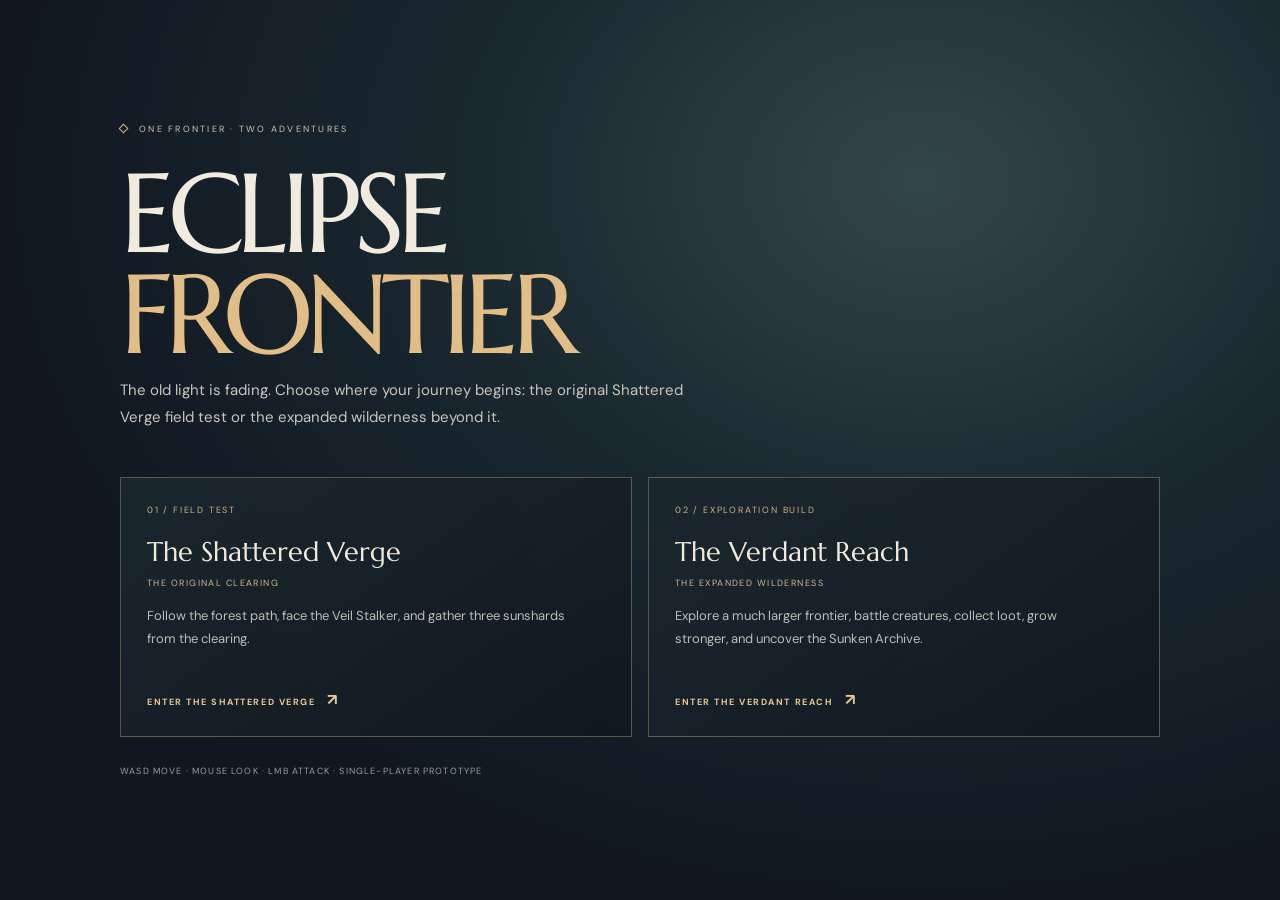
<file: index.html>
<!doctype html>
<html lang="en">
<head>
  <meta charset="utf-8" />
  <meta name="viewport" content="width=device-width, initial-scale=1" />
  <meta name="theme-color" content="#101721" />
  <meta name="description" content="Choose your path into Eclipse Frontier." />
  <title>Eclipse Frontier — Choose Your Adventure</title>
  <link rel="preconnect" href="https://fonts.googleapis.com" />
  <link rel="preconnect" href="https://fonts.gstatic.com" crossorigin />
  <link href="https://fonts.googleapis.com/css2?family=DM+Sans:wght@400;500;600;700&family=Marcellus&display=swap" rel="stylesheet" />
  <style>
    :root{font-family:"DM Sans",sans-serif;color:#f6f0e7;background:#101721;font-synthesis:none;text-rendering:optimizeLegibility}
    *{box-sizing:border-box}
    body{margin:0;min-height:100vh;background:radial-gradient(ellipse at 72% 20%,#33464b 0,#1a2830 34%,#101721 72%);display:grid;place-items:center;padding:36px 22px}
    main{width:min(1040px,100%);position:relative}
    .eyebrow{font-size:9px;letter-spacing:.25em;color:#d1c4ae;display:flex;align-items:center;gap:12px}
    .eyebrow:before{content:"";width:5px;height:5px;border:1px solid #d4b78c;transform:rotate(45deg)}
    h1{font:400 clamp(58px,10vw,112px)/.9 Marcellus,serif;letter-spacing:-.065em;margin:28px 0 13px;color:#f1eadf}
    h1 em{font-style:normal;color:#e1bd88}
    .intro{max-width:570px;margin:0;color:#c9c6be;font-size:15px;line-height:1.8}
    .paths{display:grid;grid-template-columns:repeat(2,minmax(0,1fr));gap:16px;margin-top:46px}
    .path{min-height:260px;display:flex;flex-direction:column;padding:26px;background:linear-gradient(145deg,rgba(27,39,46,.92),rgba(16,23,31,.88));border:1px solid rgba(211,178,129,.38);text-decoration:none;color:inherit;transition:transform .2s,border-color .2s,background .2s}
    .path:hover{transform:translateY(-4px);border-color:#d3b281;background:linear-gradient(145deg,rgba(44,58,62,.96),rgba(20,28,36,.94))}
    .number{font-size:9px;letter-spacing:.2em;color:#d3b281}
    h2{font:400 27px Marcellus,serif;margin:19px 0 8px;color:#f1eadf}
    .tag{font-size:9px;letter-spacing:.16em;color:#cbb894;text-transform:uppercase}
    .desc{max-width:420px;color:#bcbdb8;font-size:13px;line-height:1.75;margin:16px 0 27px}
    .enter{margin-top:auto;color:#e5c899;font-size:9px;font-weight:700;letter-spacing:.17em}
    .enter span{font-size:16px;margin-left:8px}
    footer{margin-top:28px;color:#9b9d9b;font-size:9px;letter-spacing:.13em}
    @media(max-width:680px){body{padding:28px 18px}.paths{grid-template-columns:1fr;margin-top:30px}.path{min-height:220px;padding:22px}h1{margin-top:22px}.intro{font-size:14px}}
  </style>
</head>
<body>
  <main>
    <div class="eyebrow">ONE FRONTIER · TWO ADVENTURES</div>
    <h1>ECLIPSE<br /><em>FRONTIER</em></h1>
    <p class="intro">The old light is fading. Choose where your journey begins: the original Shattered Verge field test or the expanded wilderness beyond it.</p>
    <nav class="paths" aria-label="Choose an adventure">
      <a class="path" href="shattered-verge.html">
        <span class="number">01 / FIELD TEST</span>
        <h2>The Shattered Verge</h2>
        <span class="tag">The original clearing</span>
        <p class="desc">Follow the forest path, face the Veil Stalker, and gather three sunshards from the clearing.</p>
        <span class="enter">ENTER THE SHATTERED VERGE <span>↗</span></span>
      </a>
      <a class="path" href="expanded-frontier.html">
        <span class="number">02 / EXPLORATION BUILD</span>
        <h2>The Verdant Reach</h2>
        <span class="tag">The expanded wilderness</span>
        <p class="desc">Explore a much larger frontier, battle creatures, collect loot, grow stronger, and uncover the Sunken Archive.</p>
        <span class="enter">ENTER THE VERDANT REACH <span>↗</span></span>
      </a>
    </nav>
    <footer>WASD MOVE · MOUSE LOOK · LMB ATTACK · SINGLE-PLAYER PROTOTYPE</footer>
  </main>
</body>
</html>
</file>
